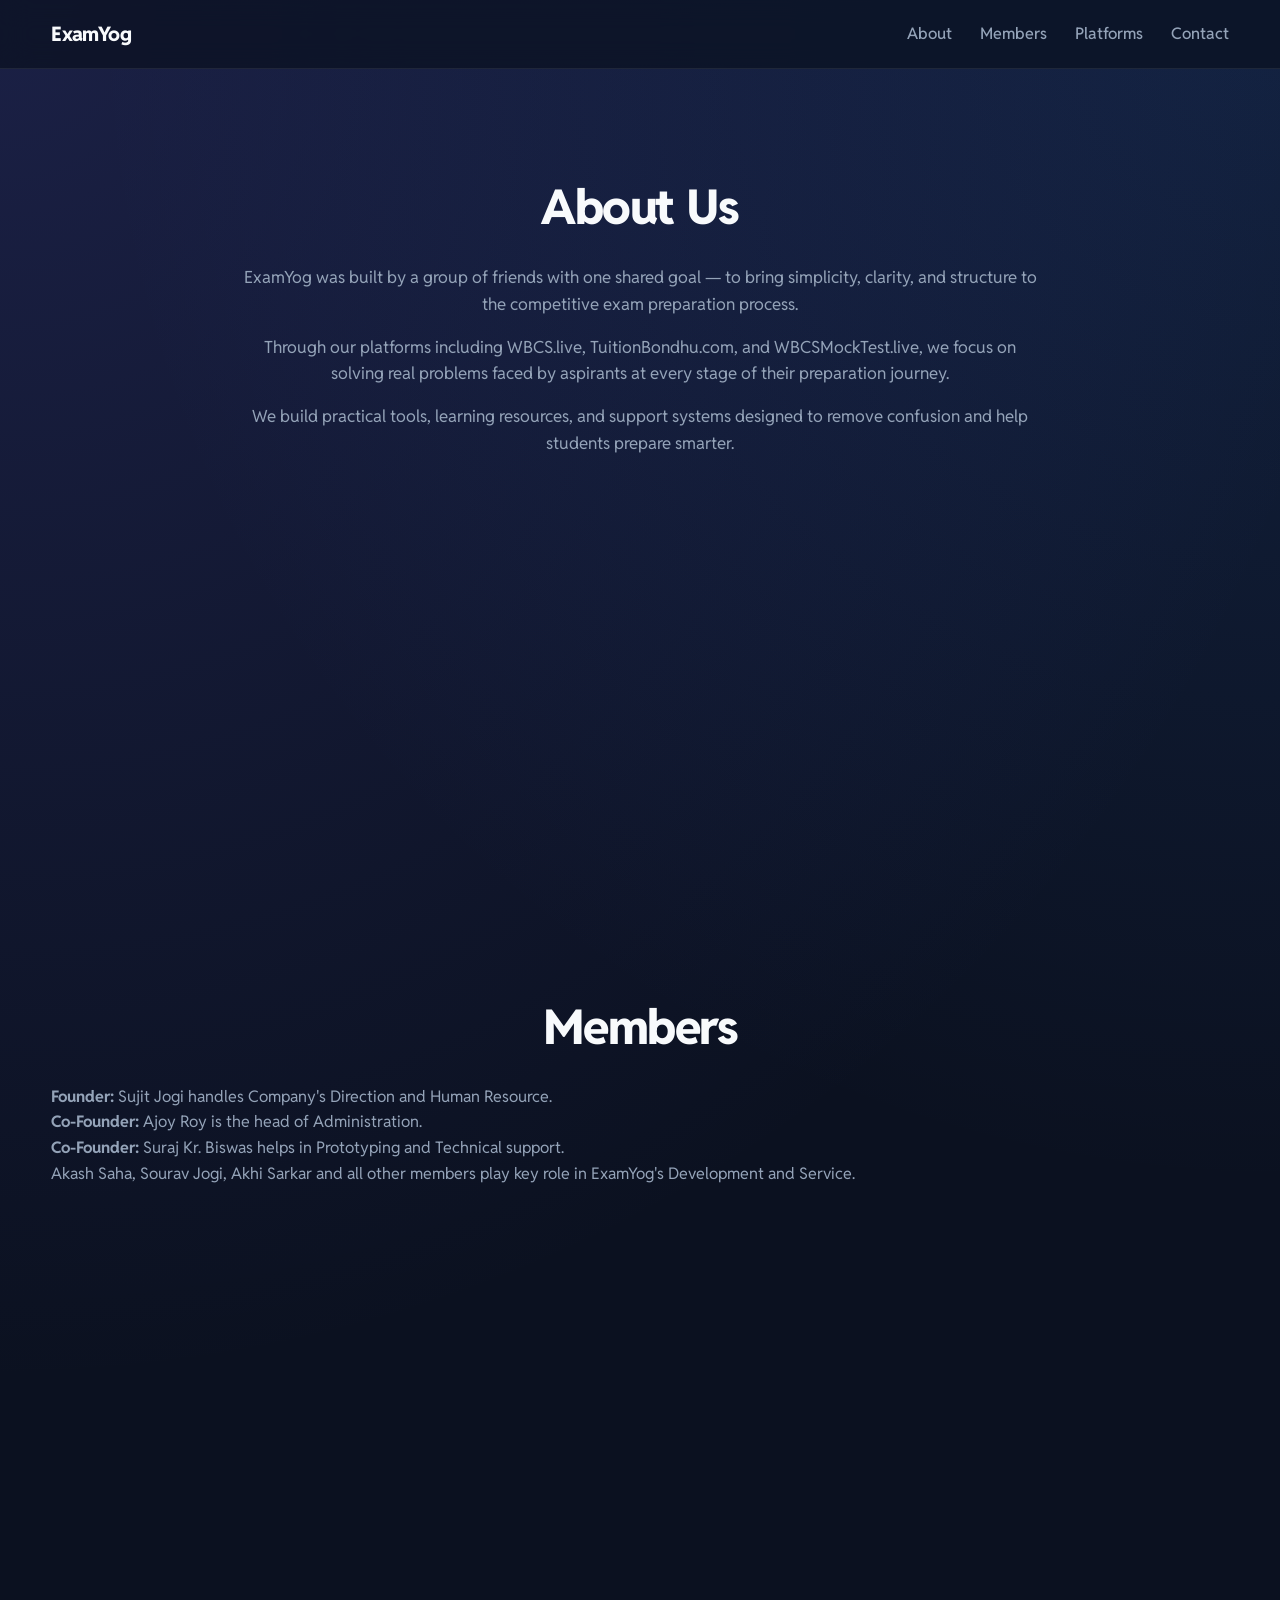
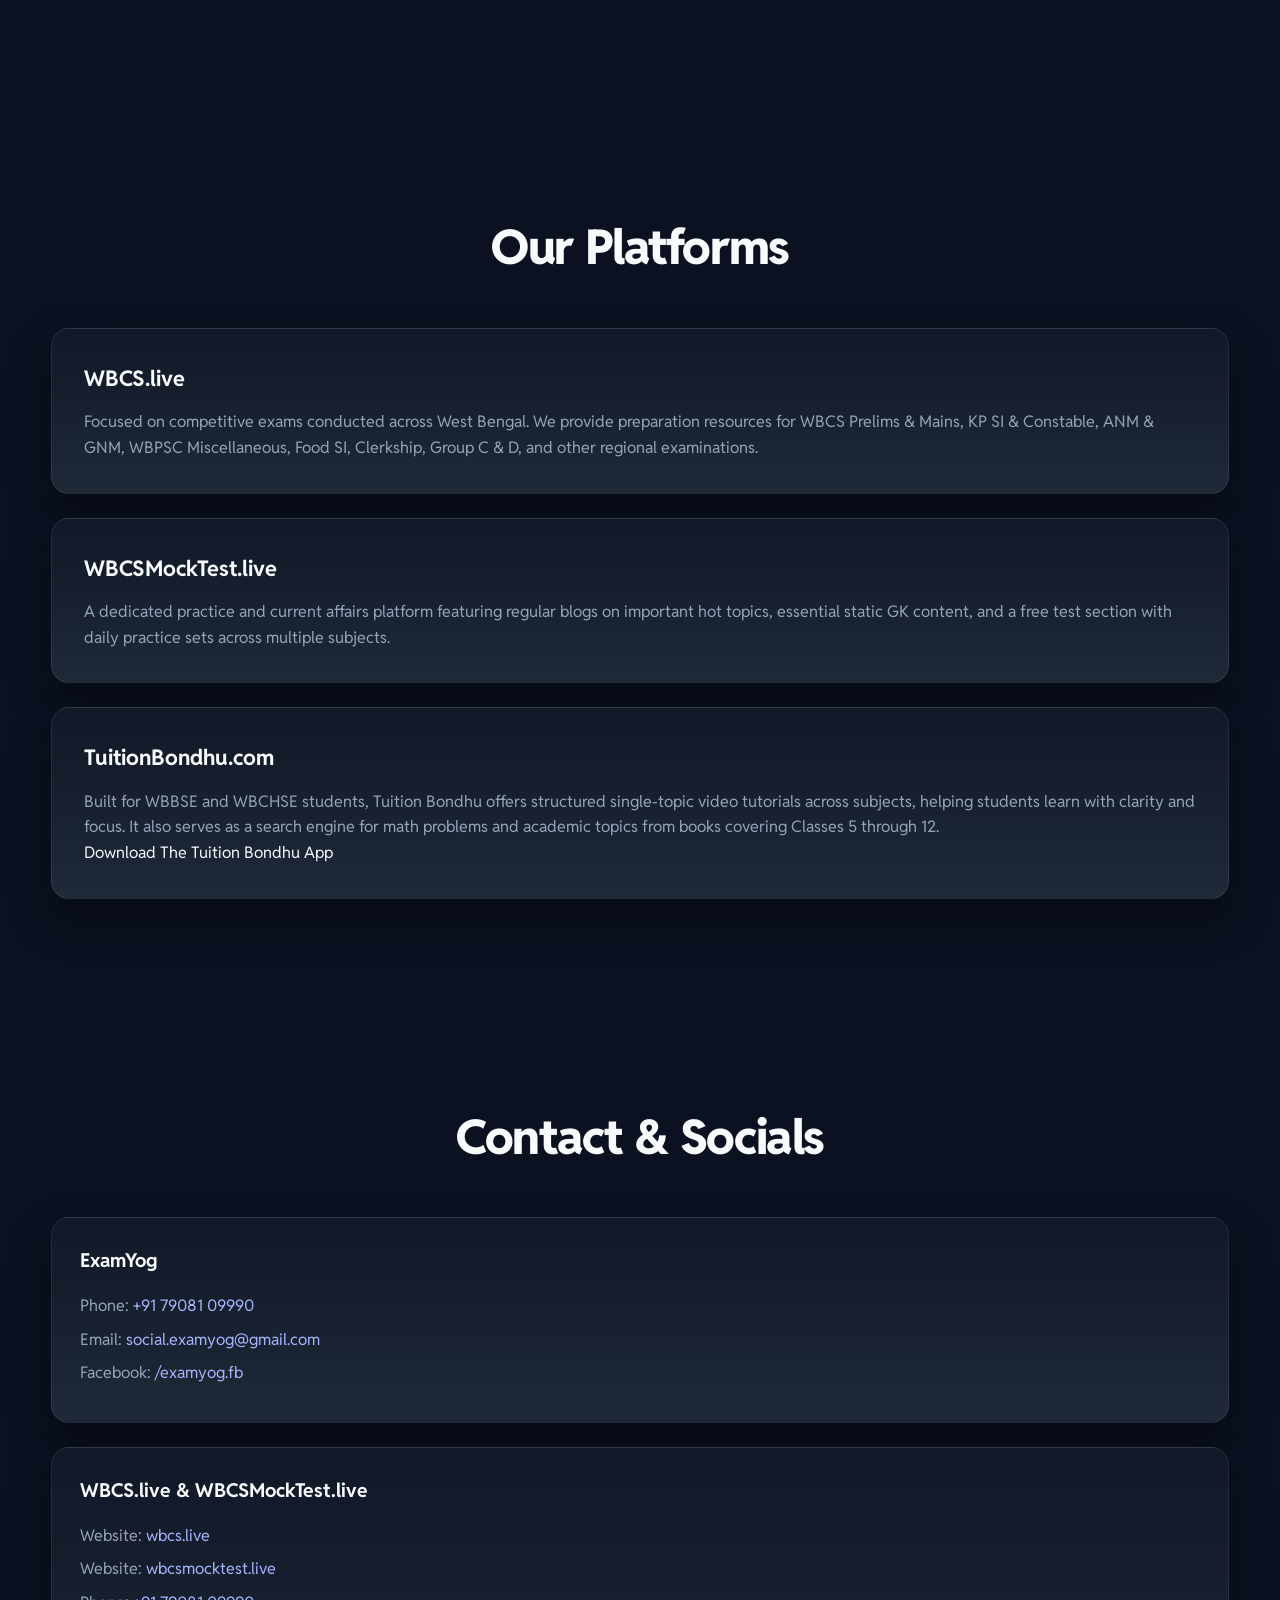
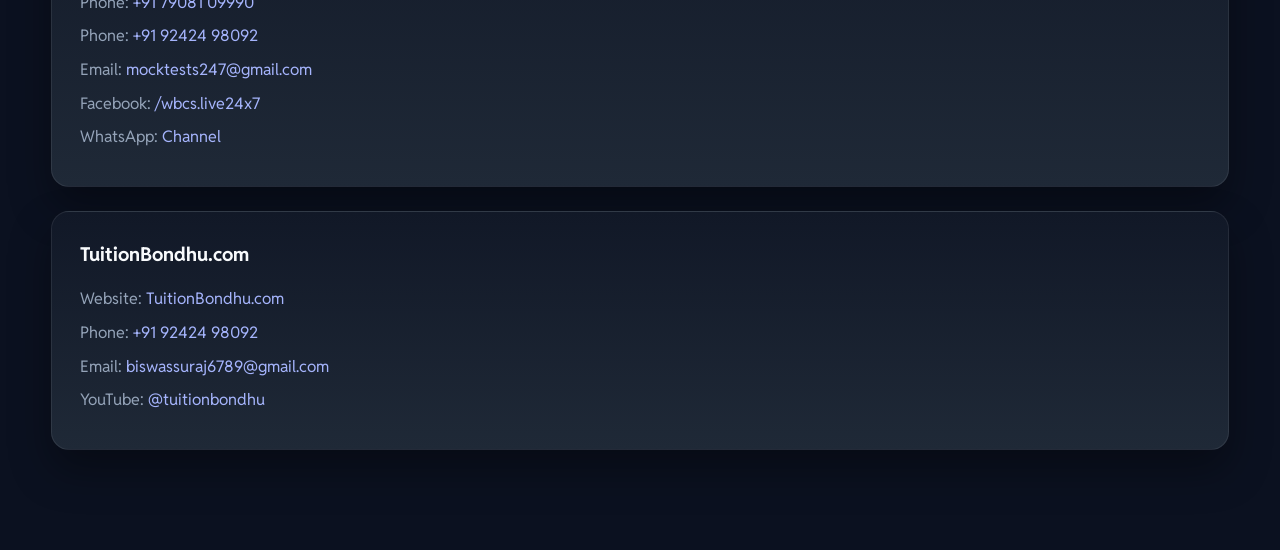
<file: index.html>
<!doctype html>
<html lang="en">
  <head>
    <meta charset="UTF-8" />
    <meta name="viewport" content="width=device-width, initial-scale=1.0" />
    <link rel="icon" type="image/png" sizes="48x48" href="faviconx48.png" />
    <link rel="apple-touch-icon" sizes="180x180" href="faviconx180.png" />
    <title>ExamYog.com</title>
    <link rel="stylesheet" href="styles.css" />
  </head>
  <body>
    <nav class="navbar">
      <div class="nav-logo">ExamYog</div>

      <ul class="nav-links">
        <li><a href="#about-us">About</a></li>
        <li><a href="#members">Members</a></li>
        <li><a href="#platforms">Platforms</a></li>
        <li><a href="#contact">Contact</a></li>
      </ul>
    </nav>
    <section id="about-us" class="about-us">
      <h2>About Us</h2>
      <p>
        ExamYog was built by a group of friends with one shared goal — to bring
        simplicity, clarity, and structure to the competitive exam preparation
        process.
      </p>
      <p>
        Through our platforms including WBCS.live, TuitionBondhu.com, and
        WBCSMockTest.live, we focus on solving real problems faced by aspirants
        at every stage of their preparation journey.
      </p>
      <p>
        We build practical tools, learning resources, and support systems
        designed to remove confusion and help students prepare smarter.
      </p>
    </section>
    <section id="members" class="members">
      <h2>Members</h2>
      <p>
        <b>Founder: </b
        ><a href="https://instagram.com/sujitjogi.official" target="_blank"
          >Sujit Jogi</a
        >
        handles Company's Direction and Human Resource.
      </p>
      <p>
        <b>Co-Founder: </b
        ><a href="https://instagram.com/myself.ajoy" target="_blank"
          >Ajoy Roy</a
        >
        is the head of Administration.
      </p>
      <p>
        <b>Co-Founder: </b>
        <a href="https://instagram.com/bluesuraj.og" target="_blank"
          >Suraj Kr. Biswas</a
        >
        helps in Prototyping and Technical support.
      </p>
      <p>
        Akash Saha, Sourav Jogi, Akhi Sarkar and all other members play key role
        in ExamYog's Development and Service.
      </p>
    </section>
    <section id="platforms" class="platforms">
      <h2>Our Platforms</h2>

      <div class="platform-card">
        <h3>WBCS.live</h3>
        <p>
          Focused on competitive exams conducted across West Bengal. We provide
          preparation resources for WBCS Prelims & Mains, KP SI & Constable, ANM
          & GNM, WBPSC Miscellaneous, Food SI, Clerkship, Group C & D, and other
          regional examinations.
        </p>
      </div>

      <div class="platform-card">
        <h3>WBCSMockTest.live</h3>
        <p>
          A dedicated practice and current affairs platform featuring regular
          blogs on important hot topics, essential static GK content, and a free
          test section with daily practice sets across multiple subjects.
        </p>
      </div>

      <div class="platform-card">
        <h3>TuitionBondhu.com</h3>
        <p>
          Built for WBBSE and WBCHSE students, Tuition Bondhu offers structured
          single-topic video tutorials across subjects, helping
          <a
            href="https://play.google.com/store/apps/details?id=com.bluesuraj.adarsha"
            >students</a
          >
          learn with clarity and focus. It also serves as a search engine for
          math problems and academic topics from books covering Classes 5
          through 12.
        </p>
        <p style="color: aliceblue">
          Download The
          <a
            href="https://play.google.com/store/apps/details?id=com.bluesuraj.tuition"
            >Tuition Bondhu</a
          >
          App
        </p>
      </div>
    </section>
    <section id="contact" class="contact-section">
      <h2>Contact & Socials</h2>

      <div class="contact-platform">
        <h3>ExamYog</h3>
        <p>Phone: <a href="tel:+917908109990">+91 79081 09990</a></p>
        <p>
          Email:
          <a href="mailto:social.examyog@gmail.com">social.examyog@gmail.com</a>
        </p>
        <p>
          Facebook:
          <a href="https://www.facebook.com/examyog.fb" target="_blank"
            >/examyog.fb</a
          >
        </p>
      </div>

      <div class="contact-platform">
        <h3>WBCS.live & WBCSMockTest.live</h3>
        <p>
          Website:
          <a href="https://wbcs.live" target="_blank">wbcs.live</a>
        </p>
        <p>
          Website:
          <a href="https://wbcsmocktest.live" target="_blank"
            >wbcsmocktest.live</a
          >
        </p>
        <p>Phone: <a href="tel:+917908109990">+91 79081 09990</a></p>

        <p>Phone: <a href="tel:+919242498092">+91 92424 98092</a></p>
        <p>
          Email:
          <a href="mailto:mocktests247@gmail.com">mocktests247@gmail.com</a>
        </p>
        <p>
          Facebook:
          <a href="https://www.facebook.com/wbcs.live24x7" target="_blank"
            >/wbcs.live24x7</a
          >
        </p>
        <p>
          WhatsApp:
          <a
            href="https://www.whatsapp.com/channel/0029VbCXDIPHFxP5cUGuiK2N"
            target="_blank"
            >Channel</a
          >
        </p>
      </div>

      <div class="contact-platform">
        <h3>TuitionBondhu.com</h3>
        <p>
          Website:
          <a href="https://tuitionbondhu.com" target="_blank"
            >TuitionBondhu.com</a
          >
        </p>
        <p>Phone: <a href="tel:+919242498092">+91 92424 98092</a></p>

        <p>
          Email:
          <a href="mailto:biswassuraj6789@gmail.com"
            >biswassuraj6789@gmail.com</a
          >
        </p>
        <p>
          YouTube:
          <a href="https://www.youtube.com/@tuitionbondhu" target="_blank"
            >@tuitionbondhu</a
          >
        </p>
      </div>
    </section>
  </body>
</html>
</file>
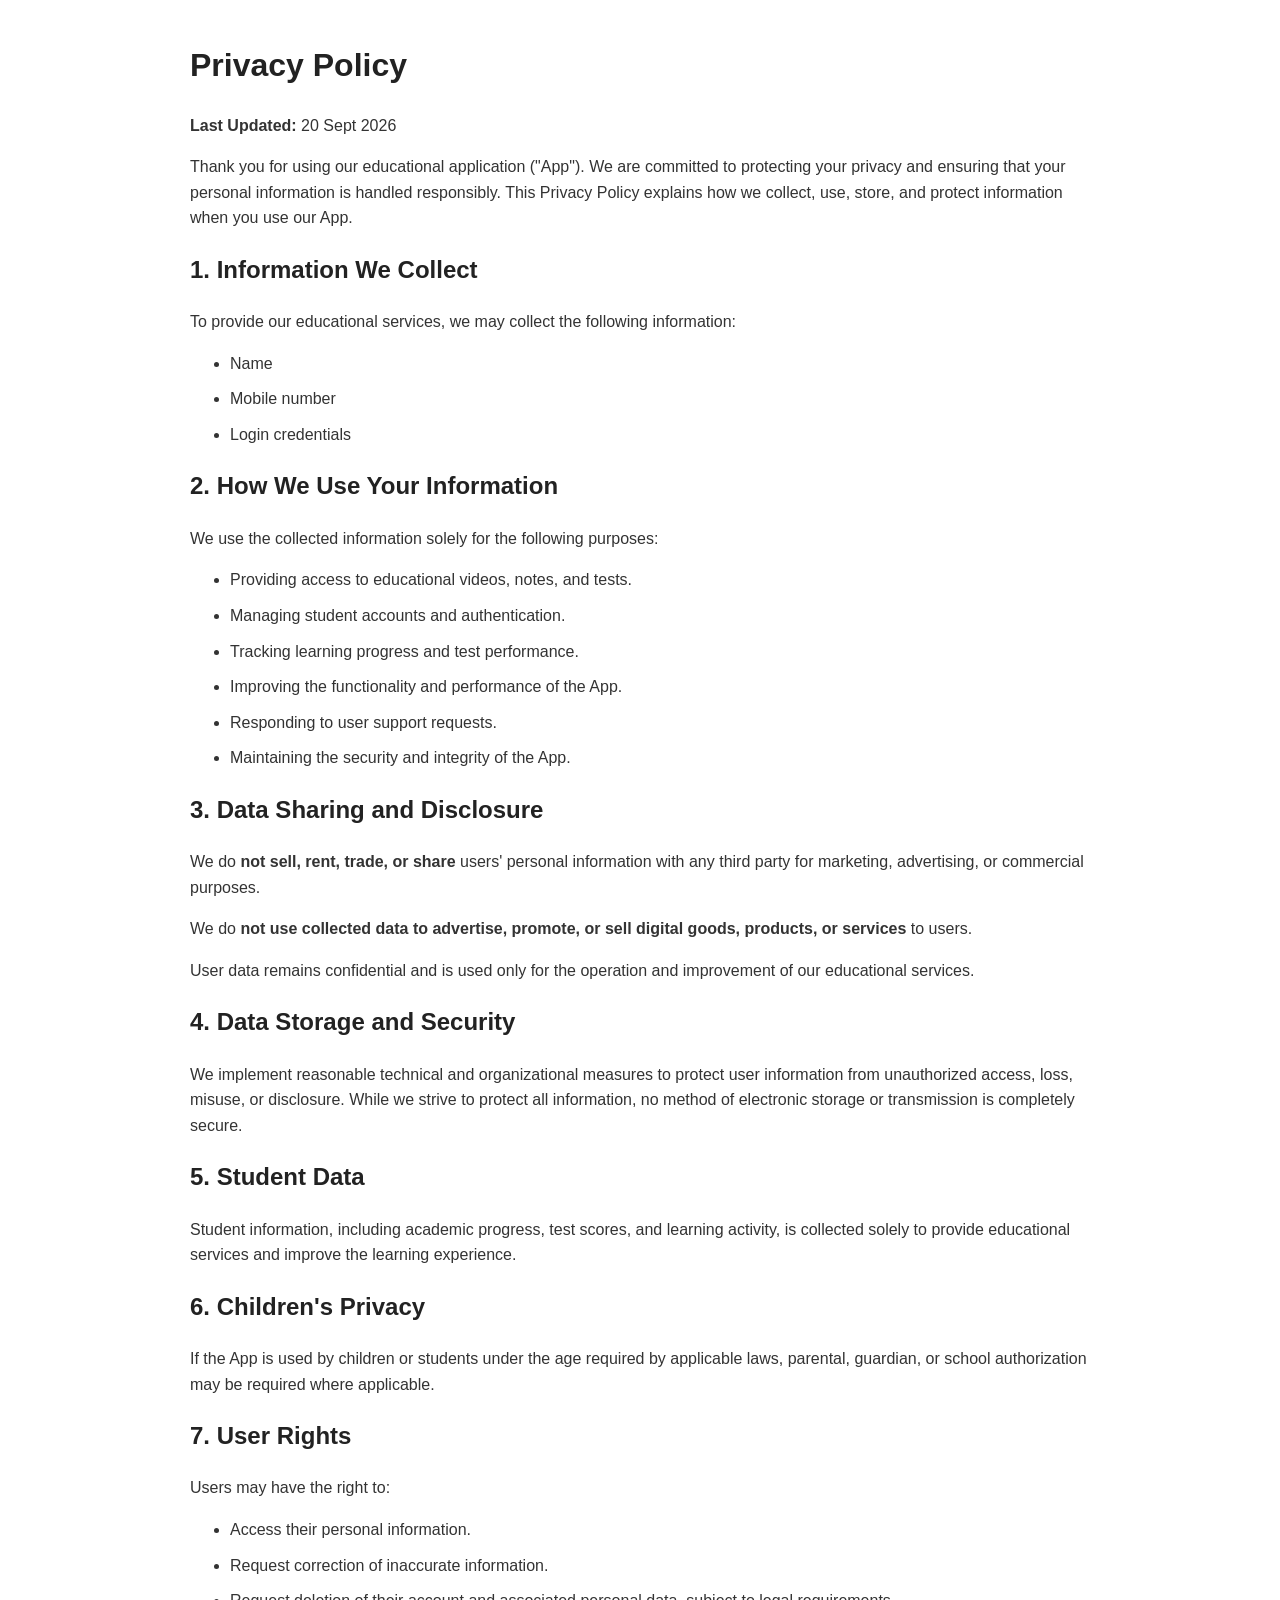
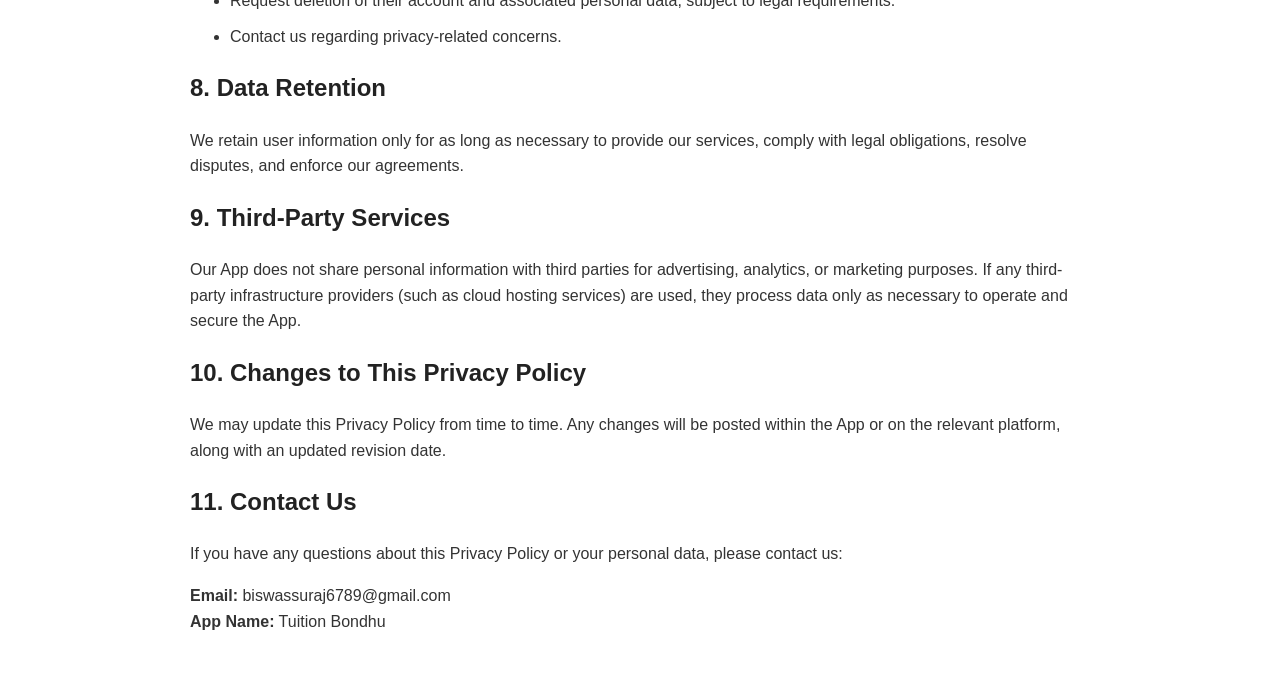
<file: tuition-bondhu-privacy.html>
<!doctype html>
<html lang="en">
  <head>
    <meta charset="UTF-8" />
    <meta name="viewport" content="width=device-width, initial-scale=1.0" />
    <title>Privacy Policy | Tuition Bondhu</title>
    <style>
      body {
        font-family: Arial, sans-serif;
        line-height: 1.6;
        margin: 40px;
        color: #333;
      }
      h1,
      h2 {
        color: #222;
      }
      .container {
        max-width: 900px;
        margin: auto;
      }
      p,
      li {
        margin-bottom: 10px;
      }
    </style>
  </head>
  <body>
    <div class="container">
      <h1>Privacy Policy</h1>

      <p><strong>Last Updated:</strong> 20 Sept 2026</p>

      <p>
        Thank you for using our educational application ("App"). We are
        committed to protecting your privacy and ensuring that your personal
        information is handled responsibly. This Privacy Policy explains how we
        collect, use, store, and protect information when you use our App.
      </p>

      <h2>1. Information We Collect</h2>

      <p>
        To provide our educational services, we may collect the following
        information:
      </p>

      <ul>
        <li>Name</li>
        <li>Mobile number</li>
        <li>Login credentials</li>
      </ul>

      <h2>2. How We Use Your Information</h2>

      <p>We use the collected information solely for the following purposes:</p>

      <ul>
        <li>Providing access to educational videos, notes, and tests.</li>
        <li>Managing student accounts and authentication.</li>
        <li>Tracking learning progress and test performance.</li>
        <li>Improving the functionality and performance of the App.</li>
        <li>Responding to user support requests.</li>
        <li>Maintaining the security and integrity of the App.</li>
      </ul>

      <h2>3. Data Sharing and Disclosure</h2>

      <p>
        We do <strong>not sell, rent, trade, or share</strong> users' personal
        information with any third party for marketing, advertising, or
        commercial purposes.
      </p>

      <p>
        We do
        <strong
          >not use collected data to advertise, promote, or sell digital goods,
          products, or services</strong
        >
        to users.
      </p>

      <p>
        User data remains confidential and is used only for the operation and
        improvement of our educational services.
      </p>

      <h2>4. Data Storage and Security</h2>

      <p>
        We implement reasonable technical and organizational measures to protect
        user information from unauthorized access, loss, misuse, or disclosure.
        While we strive to protect all information, no method of electronic
        storage or transmission is completely secure.
      </p>

      <h2>5. Student Data</h2>

      <p>
        Student information, including academic progress, test scores, and
        learning activity, is collected solely to provide educational services
        and improve the learning experience.
      </p>

      <h2>6. Children's Privacy</h2>

      <p>
        If the App is used by children or students under the age required by
        applicable laws, parental, guardian, or school authorization may be
        required where applicable.
      </p>

      <h2>7. User Rights</h2>

      <p>Users may have the right to:</p>

      <ul>
        <li>Access their personal information.</li>
        <li>Request correction of inaccurate information.</li>
        <li>
          Request deletion of their account and associated personal data,
          subject to legal requirements.
        </li>
        <li>Contact us regarding privacy-related concerns.</li>
      </ul>

      <h2>8. Data Retention</h2>

      <p>
        We retain user information only for as long as necessary to provide our
        services, comply with legal obligations, resolve disputes, and enforce
        our agreements.
      </p>

      <h2>9. Third-Party Services</h2>

      <p>
        Our App does not share personal information with third parties for
        advertising, analytics, or marketing purposes. If any third-party
        infrastructure providers (such as cloud hosting services) are used, they
        process data only as necessary to operate and secure the App.
      </p>

      <h2>10. Changes to This Privacy Policy</h2>

      <p>
        We may update this Privacy Policy from time to time. Any changes will be
        posted within the App or on the relevant platform, along with an updated
        revision date.
      </p>

      <h2>11. Contact Us</h2>

      <p>
        If you have any questions about this Privacy Policy or your personal
        data, please contact us:
      </p>

      <p>
        <strong>Email:</strong> biswassuraj6789@gmail.com<br />
        <strong>App Name:</strong> Tuition Bondhu
      </p>
    </div>
  </body>
</html>
</file>
<file: styles.css>
@import url("https://fonts.googleapis.com/css2?family=Reddit+Sans:ital,wght@0,200..900;1,200..900&display=swap");

:root {
  --bg: #0b1120;
  --surface: #111827;
  --surface-2: #1f2937;
  --text: #f8fafc;
  --muted: #94a3b8;
  --primary: #6366f1;
  --primary-hover: #4f46e5;
  --border: rgba(255, 255, 255, 0.08);
  --shadow: 0 20px 40px rgba(0, 0, 0, 0.35);
  --radius: 18px;
  --max: 1200px;
}

* {
  box-sizing: border-box;
  padding: 0;
  margin: 0;
}
html {
  scroll-behavior: smooth;
}

body {
  background:
    radial-gradient(
      circle at top left,
      rgba(99, 102, 241, 0.18),
      transparent 35%
    ),
    radial-gradient(
      circle at top right,
      rgba(59, 130, 246, 0.15),
      transparent 30%
    ),
    var(--bg);
  color: var(--text);
  font-family:
    "Reddit Sans",
    system-ui,
    -apple-system,
    BlinkMacSystemFont,
    "Segoe UI",
    Roboto,
    Oxygen,
    Ubuntu,
    Cantarell,
    "Open Sans",
    "Helvetica Neue",
    sans-serif;
  line-height: 1.6;
  min-height: 100vh;
}

a {
  color: inherit;
  text-decoration: none;
}

section {
  width: min(92%, var(--max));
  min-height: calc(100vh - 80px);
  margin: auto;
  padding: 100px 0;
}

h2 {
  font-size: clamp(2rem, 4vw, 3rem);
  margin-bottom: 18px;
  text-align: center;
  font-weight: 800;
  letter-spacing: -0.03em;
}

p {
  color: var(--muted);
}

/* NAVBAR */
.navbar {
  position: sticky;
  top: 0;
  z-index: 999;
  width: 100%;
  padding: 18px 4%;
  display: flex;
  justify-content: space-between;
  align-items: center;
  backdrop-filter: blur(14px);
  background: rgba(11, 17, 32, 0.72);
  border-bottom: 1px solid var(--border);
}

.nav-logo {
  font-size: 1.25rem;
  font-weight: 800;
  letter-spacing: -0.03em;
}

.nav-links {
  display: flex;
  gap: 28px;
  list-style: none;
}

.nav-links a {
  color: var(--muted);
  font-weight: 500;
  transition: 0.25s;
}

.nav-links a:hover {
  color: var(--text);
}

/* ABOUT */
.about-us {
  text-align: center;
}

.about-us p {
  max-width: 800px;
  margin: 16px auto;
  font-size: 1.05rem;
}

/* PLATFORM CARDS */
.platforms {
  display: grid;
  gap: 24px;
}

.platform-card {
  padding: 32px;
  border-radius: var(--radius);
  background: linear-gradient(180deg, var(--surface), var(--surface-2));
  border: 1px solid var(--border);
  box-shadow: var(--shadow);
  transition: 0.3s ease;
}

.platform-card:hover {
  transform: translateY(-6px);
  border-color: rgba(99, 102, 241, 0.4);
}

.platform-card h3 {
  margin-bottom: 14px;
  font-size: 1.35rem;
}

/* CONTACT */
.contact-section {
  display: grid;
  gap: 24px;
}

.contact-platform {
  padding: 28px;
  border-radius: var(--radius);
  background: linear-gradient(180deg, var(--surface), var(--surface-2));
  border: 1px solid var(--border);
  box-shadow: var(--shadow);
}

.contact-platform h3 {
  margin-bottom: 16px;
  font-size: 1.2rem;
}

.contact-platform p {
  margin: 8px 0;
}

.contact-platform a {
  color: #a5b4fc;
  transition: 0.25s;
}

.contact-platform a:hover {
  color: #c7d2fe;
}

/* FOOTER */
footer {
  width: min(92%, var(--max));
  margin: auto;
  padding: 40px 0 60px;
  text-align: center;
  color: var(--muted);
  border-top: 1px solid var(--border);
}

/* RESPONSIVE */
@media (max-width: 768px) {
  .navbar {
    flex-direction: column;
    gap: 14px;
  }

  .nav-links {
    gap: 18px;
    flex-wrap: wrap;
    justify-content: center;
  }

  section {
    padding: 70px 0;
  }
}
</file>
